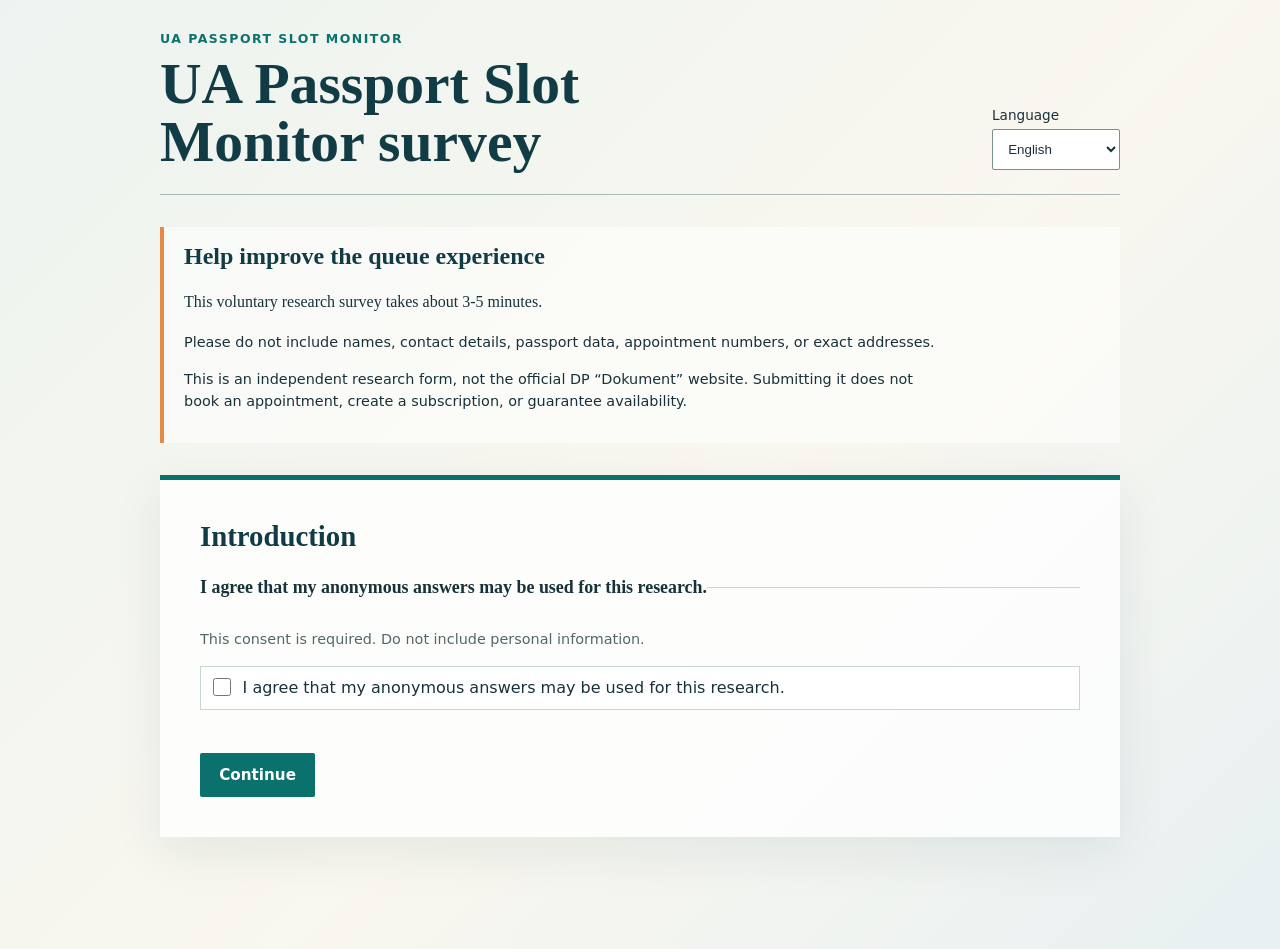
<file: research/user-surveys/survey/web-form/index.html>
<!doctype html>
<html lang="en">
<head>
  <meta charset="utf-8">
  <meta name="viewport" content="width=device-width, initial-scale=1">
  <title data-i18n="title">UA Passport Slot Monitor survey</title>
  <link rel="stylesheet" href="css/styles.css">
</head>
<body>
  <main id="app-shell">
    <header class="site-header">
      <div>
        <p class="eyebrow">UA Passport Slot Monitor</p>
        <h1 data-i18n="title">UA Passport Slot Monitor survey</h1>
      </div>
      <label class="language-picker">
        <span data-i18n="language">Language</span>
        <select id="locale-picker" aria-label="Language">
          <option value="uk">Українська</option>
          <option value="ru">Русский</option>
          <option value="en" selected>English</option>
        </select>
      </label>
    </header>
    <section class="intro" aria-labelledby="intro-heading">
      <h2 id="intro-heading" data-i18n="intro.heading">Help improve the queue experience</h2>
      <p data-i18n="intro.body">This voluntary research survey takes about 3-5 minutes.</p>
      <p class="notice" data-i18n="privacyNotice">Please do not include names, contact details, passport data, appointment numbers, or exact addresses.</p>
      <p class="notice" data-i18n="notOfficial">This is an independent research form, not the official DP “Dokument” website. Submitting it does not book an appointment, create a subscription, or guarantee availability.</p>
    </section>
    <form id="survey-form" novalidate aria-describedby="form-status"></form>
    <div id="form-status" class="form-status" role="status" aria-live="polite"></div>
    <section id="debug-panel" class="debug-panel" hidden aria-labelledby="debug-heading">
      <h2 id="debug-heading" data-i18n="debug.heading">Developer demo payload</h2>
      <p data-i18n="debug.help">Visible only when the page is opened with debug=1. This payload is not saved or sent.</p>
      <p><strong data-i18n="debug.responseId">Response ID</strong>: <code id="debug-response-id"></code></p>
      <pre id="debug-payload" tabindex="0"></pre>
    </section>
    <noscript>
      <section class="noscript-fallback" aria-labelledby="noscript-heading">
        <h2 id="noscript-heading">Survey questions</h2>
        <p>This form needs JavaScript to provide validation, translations, canonical centre choices, and safe demo submission.</p>
        <ol>
          <li>Research consent and residence region</li>
          <li>Document service, queue experience, checking frequency, search duration, and urgency</li>
          <li>Desired service centres</li>
          <li>Problems, other-country flexibility, and optional context</li>
          <li>Notification preferences, primary channel, and manual CAPTCHA hand-off attitude</li>
          <li>Early testing interest and optional additional context</li>
        </ol>
      </section>
    </noscript>
  </main>
  <script type="module" src="js/app.js"></script>
</body>
</html>
</file>
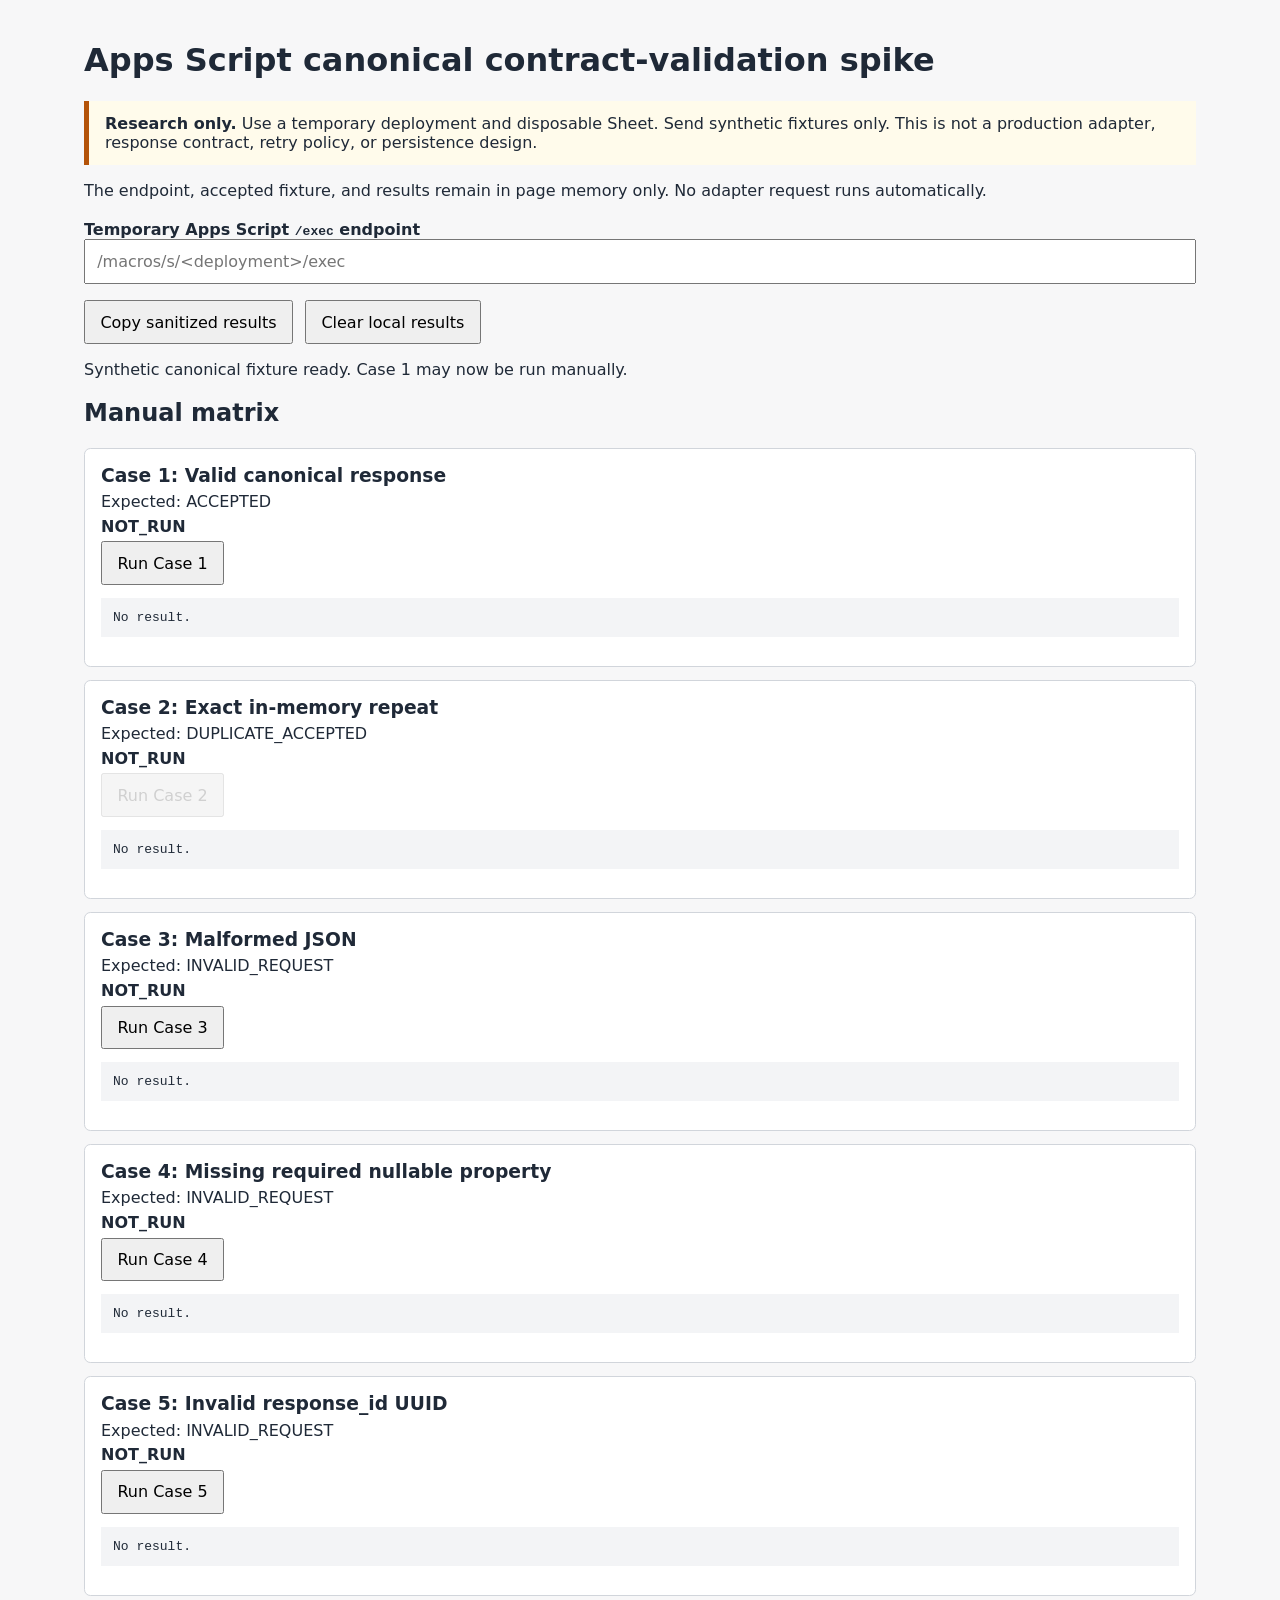
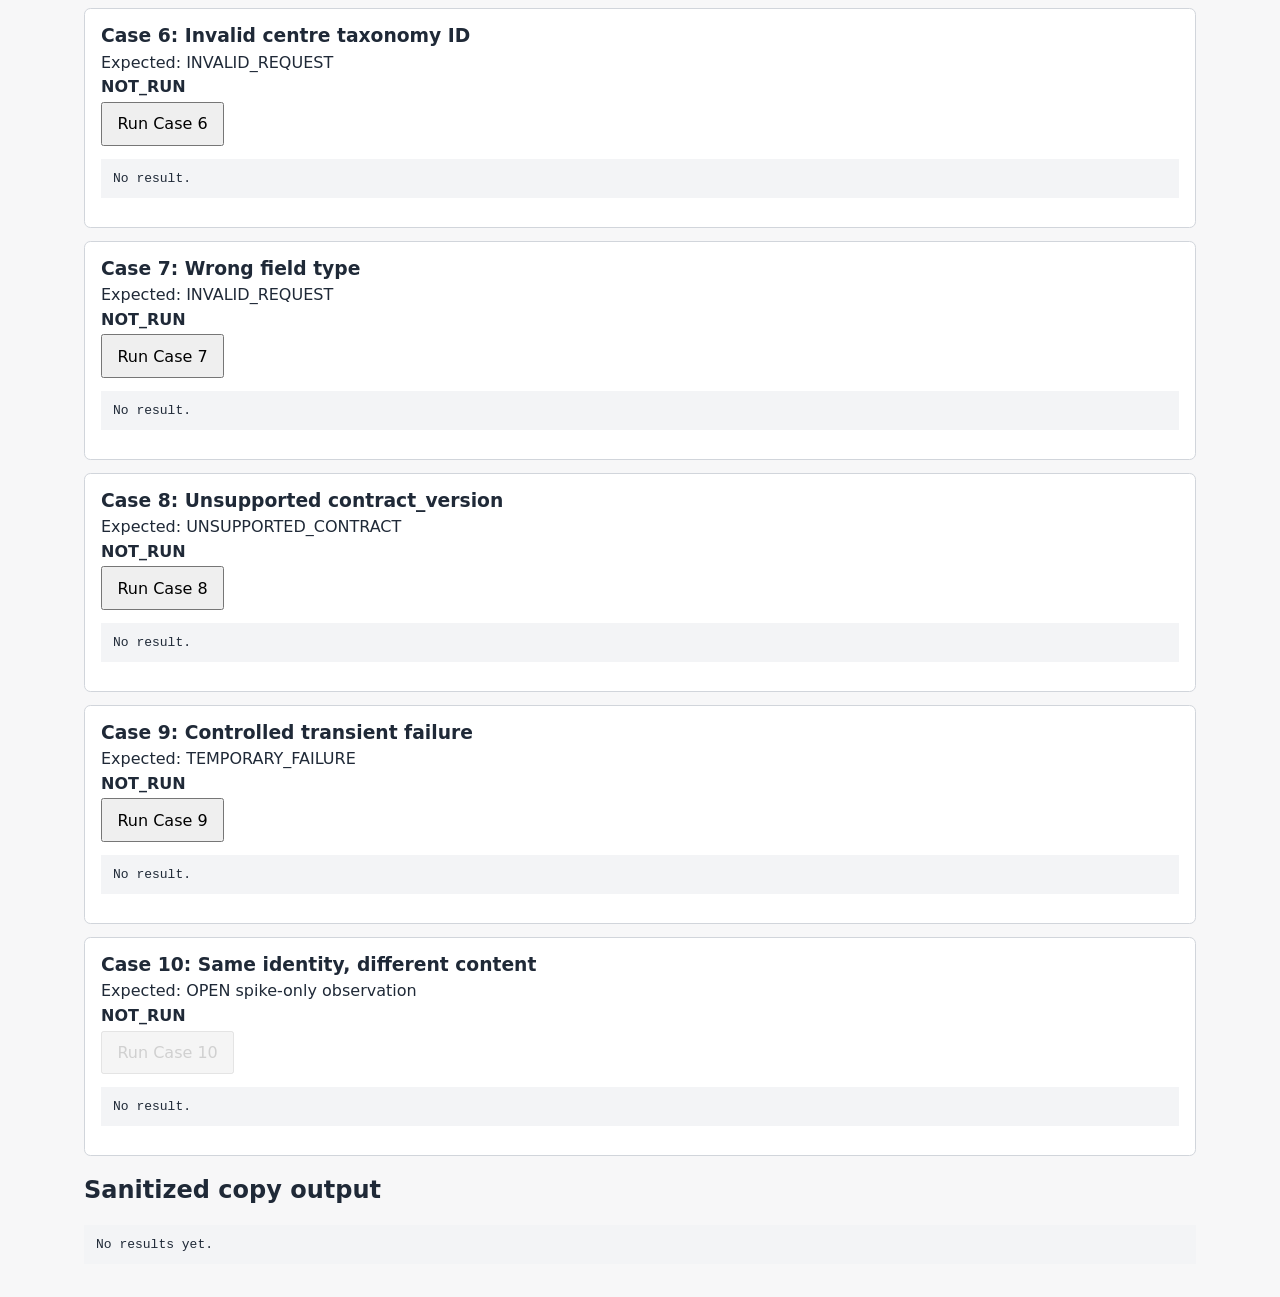
<file: research/user-surveys/survey/spikes/apps-script-contract-validation/harness/index.html>
<!doctype html>
<html lang="en">
<head>
  <meta charset="utf-8">
  <meta name="viewport" content="width=device-width, initial-scale=1">
  <link rel="icon" href="data:,">
  <title>Apps Script canonical contract-validation spike</title>
  <style>
    :root { color-scheme: light; font-family: system-ui, sans-serif; }
    body { margin: 0; background: #f7f7f8; color: #1f2937; }
    main { box-sizing: border-box; margin: 0 auto; max-width: 72rem; padding: 1.25rem; }
    h1, h2 { line-height: 1.2; }
    .warning { border-left: .35rem solid #b45309; background: #fffbeb; padding: .8rem 1rem; }
    label { display: block; font-weight: 650; margin-top: 1.25rem; }
    input { box-sizing: border-box; font: inherit; padding: .7rem; width: 100%; }
    .controls { display: flex; flex-wrap: wrap; gap: .75rem; margin: 1rem 0; }
    button { cursor: pointer; font: inherit; padding: .65rem .9rem; }
    button:disabled { cursor: not-allowed; opacity: .55; }
    .matrix { display: grid; gap: .8rem; }
    .case { background: white; border: 1px solid #d1d5db; border-radius: .4rem; padding: 1rem; min-width: 0; }
    .case h3 { margin: 0 0 .4rem; }
    .case p { margin: .35rem 0; }
    .case pre, #copy-output { background: #f3f4f6; overflow-wrap: anywhere; padding: .75rem; white-space: pre-wrap; }
    .status { font-weight: 700; }
    .status[data-state="PASS"] { color: #166534; }
    .status[data-state="FAIL"], .status[data-state="NETWORK_ERROR"] { color: #991b1b; }
    .status[data-state="OPEN"] { color: #92400e; }
    code { overflow-wrap: anywhere; }
    @media (max-width: 420px) {
      main { padding: .8rem; }
      button { width: 100%; }
    }
  </style>
</head>
<body>
  <main>
    <h1>Apps Script canonical contract-validation spike</h1>
    <p class="warning"><strong>Research only.</strong> Use a temporary deployment and disposable Sheet. Send synthetic fixtures only. This is not a production adapter, response contract, retry policy, or persistence design.</p>
    <p>The endpoint, accepted fixture, and results remain in page memory only. No adapter request runs automatically.</p>

    <label for="endpoint">Temporary Apps Script <code>/exec</code> endpoint</label>
    <input id="endpoint" type="url" inputmode="url" autocomplete="off" spellcheck="false" placeholder="/macros/s/&lt;deployment&gt;/exec">

    <div class="controls">
      <button id="copy-results" type="button">Copy sanitized results</button>
      <button id="clear-results" type="button">Clear local results</button>
    </div>
    <p id="fixture-status" aria-live="polite">Loading the synthetic canonical fixture…</p>

    <h2>Manual matrix</h2>
    <div id="matrix" class="matrix"></div>

    <h2>Sanitized copy output</h2>
    <pre id="copy-output">No results yet.</pre>
  </main>
  <script type="module" src="probe.js"></script>
</body>
</html>
</file>
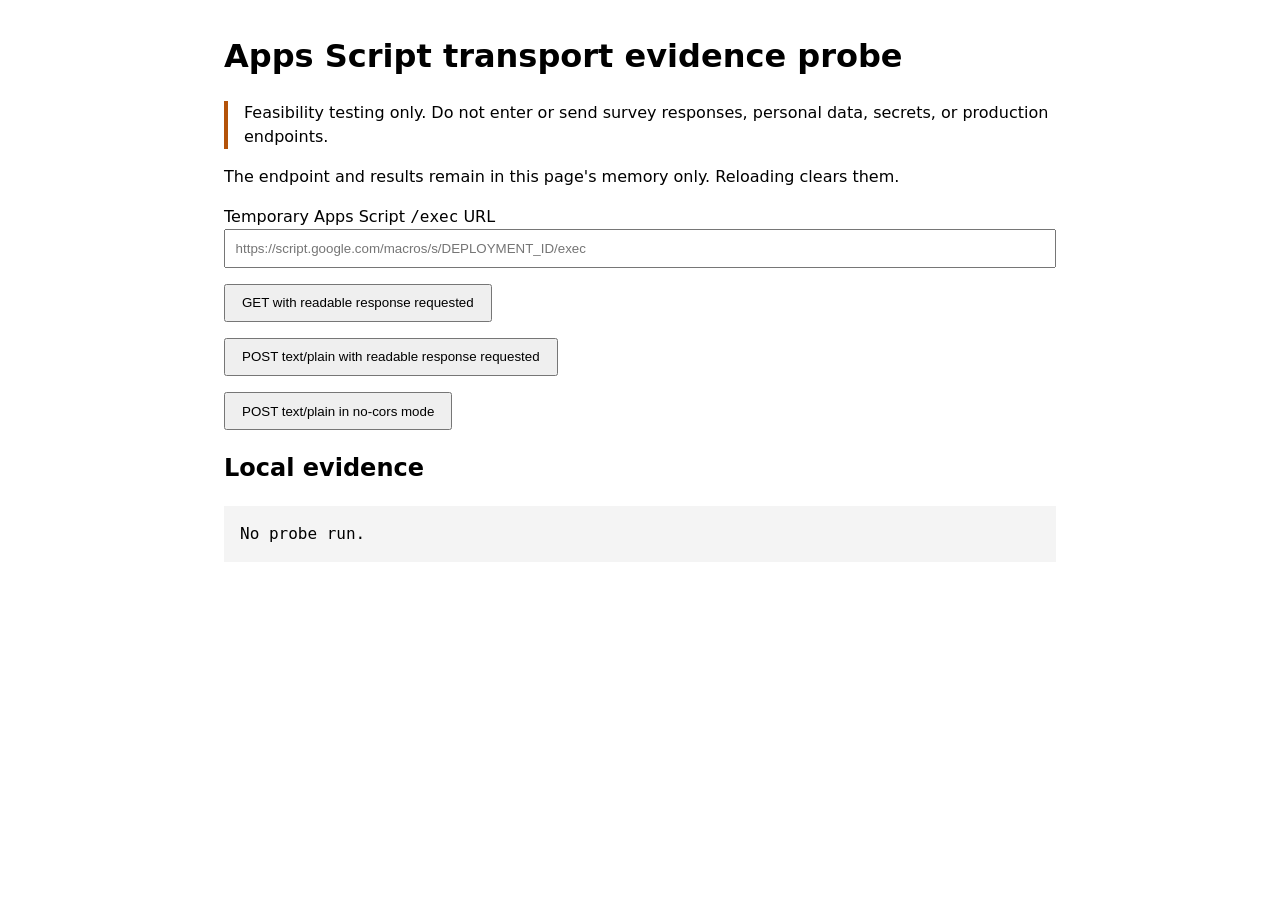
<file: research/user-surveys/survey/spikes/apps-script-transport/harness/index.html>
<!doctype html>
<html lang="en">
<head>
  <meta charset="utf-8">
  <meta name="viewport" content="width=device-width, initial-scale=1">
  <title>Apps Script transport evidence probe</title>
  <style>
    body { font: 16px/1.5 system-ui, sans-serif; max-width: 52rem; margin: 2rem auto; padding: 0 1rem; }
    label, button { display: block; margin-top: 1rem; }
    input { box-sizing: border-box; width: 100%; padding: .6rem; }
    button { padding: .6rem 1rem; }
    pre { background: #f4f4f4; overflow-wrap: anywhere; padding: 1rem; white-space: pre-wrap; }
    .warning { border-left: .3rem solid #b45309; padding-left: 1rem; }
  </style>
</head>
<body>
  <main>
    <h1>Apps Script transport evidence probe</h1>
    <p class="warning">Feasibility testing only. Do not enter or send survey responses, personal data, secrets, or production endpoints.</p>
    <p>The endpoint and results remain in this page's memory only. Reloading clears them.</p>

    <label for="endpoint">Temporary Apps Script <code>/exec</code> URL</label>
    <input id="endpoint" type="url" inputmode="url" autocomplete="off" spellcheck="false" placeholder="https://script.google.com/macros/s/DEPLOYMENT_ID/exec">

    <button type="button" data-probe="get-cors">GET with readable response requested</button>
    <button type="button" data-probe="post-cors">POST text/plain with readable response requested</button>
    <button type="button" data-probe="post-no-cors">POST text/plain in no-cors mode</button>

    <h2>Local evidence</h2>
    <pre id="result" aria-live="polite">No probe run.</pre>
  </main>
  <script type="module" src="probe.js"></script>
</body>
</html>
</file>
<file: research/user-surveys/survey/web-form/css/styles.css>
:root { color-scheme: light; font-family: Georgia, 'Times New Roman', serif; color: #18323b; background: #edf3f0; }
* { box-sizing: border-box; }
body { margin: 0; background: linear-gradient(135deg, #edf3f0 0%, #f9f7ef 55%, #e8f0f2 100%); }
main { max-width: 62rem; margin: 0 auto; padding: 2rem 1rem 4rem; }
.site-header { display: flex; justify-content: space-between; gap: 2rem; align-items: end; border-bottom: 1px solid #a7bbb6; padding-bottom: 1.5rem; }
.eyebrow { margin: 0 0 .5rem; font: 700 .78rem/1.2 system-ui, sans-serif; letter-spacing: .12em; text-transform: uppercase; color: #0a716d; }
h1, h2 { margin: 0; color: #123c45; } h1 { max-width: 32rem; font-size: clamp(2rem, 5vw, 3.6rem); line-height: 1; } h2 { font-size: 1.8rem; margin-bottom: 1.25rem; }
.language-picker { min-width: 8rem; font: .85rem system-ui, sans-serif; } .language-picker span { display: block; margin-bottom: .35rem; }
.intro { border-left: 4px solid #e58b45; margin: 2rem 0; padding: 1rem 1.25rem; background: rgba(255,255,255,.55); } .intro h2 { font-size: 1.5rem; }
.intro p { max-width: 48rem; line-height: 1.55; } .notice { font: .9rem/1.5 system-ui, sans-serif; }
form { background: rgba(255,255,255,.78); padding: clamp(1.25rem, 4vw, 2.5rem); border-top: 5px solid #0a716d; box-shadow: 0 1rem 3rem rgba(24,50,59,.08); }
fieldset { border: 0; border-top: 1px solid #c7d6d2; margin: 1.5rem 0 0; padding: 1.5rem 0 0; } legend { font-weight: 700; font-size: 1.12rem; padding: 0; } .help { margin: .45rem 0 1rem; color: #52676a; font: .9rem/1.45 system-ui, sans-serif; }
.choice { display: flex; align-items: flex-start; gap: .7rem; margin: .7rem 0; padding: .65rem .75rem; border: 1px solid #c7d6d2; background: #fff; font: 1rem/1.35 system-ui, sans-serif; cursor: pointer; } .choice:hover { border-color: #0a716d; }
input:not([type="radio"]):not([type="checkbox"]), textarea, select { width: 100%; border: 1px solid #78918f; border-radius: 2px; padding: .7rem; background: #fff; color: #18323b; } textarea { resize: vertical; }
input[type="radio"], input[type="checkbox"] { width: 1.15rem; height: 1.15rem; margin: .05rem 0 0; accent-color: #0a716d; flex: 0 0 auto; }
button { border: 0; border-radius: 2px; padding: .8rem 1.2rem; background: #0a716d; color: #fff; font: 700 .95rem system-ui, sans-serif; cursor: pointer; } button:hover { background: #075954; } button:disabled { cursor: wait; opacity: .6; } button.secondary { background: transparent; color: #0a716d; border: 1px solid #0a716d; }
.form-actions { display: flex; justify-content: space-between; gap: 1rem; margin-top: 2rem; } .form-status { min-height: 2rem; margin-top: 1rem; font: .95rem/1.5 system-ui, sans-serif; }
.debug-panel { margin-top: 1.5rem; padding: 1rem; border: 1px dashed #0a716d; background: rgba(255,255,255,.86); } .debug-panel h2 { font-size: 1.25rem; } .debug-panel p { font: .85rem/1.45 system-ui, sans-serif; } .debug-panel pre { max-height: 32rem; overflow: auto; margin: 1rem 0 0; padding: 1rem; background: #18323b; color: #f5f7f3; font: .78rem/1.45 Consolas, monospace; white-space: pre-wrap; overflow-wrap: anywhere; }
.has-error { border-left: 3px solid #b3261e; padding-left: 1rem; } .error { color: #9d201a; font: 700 .88rem/1.4 system-ui, sans-serif; } :focus-visible { outline: 3px solid #e58b45; outline-offset: 3px; }
@media (max-width: 40rem) { main { padding-top: 1rem; } .site-header { align-items: stretch; flex-direction: column; gap: 1rem; } h1 { font-size: 2.25rem; } form { padding: 1rem; } .form-actions { flex-direction: column-reverse; } .form-actions button { width: 100%; } }
</file>
